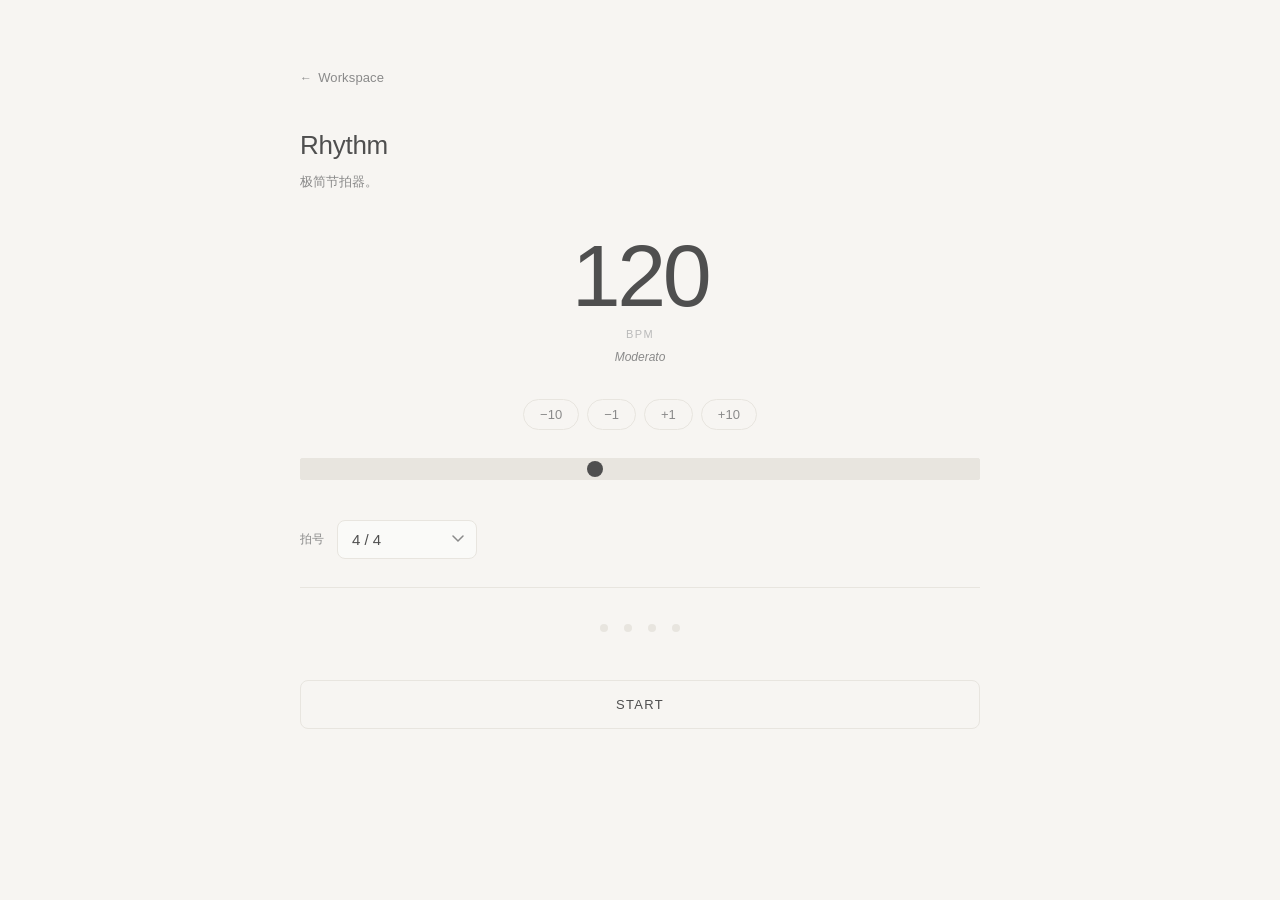
<file: rhythm30/index.html>
<!DOCTYPE html>
<html lang="zh-CN">
<head>
    <meta charset="UTF-8">
    <meta name="viewport" content="width=device-width, initial-scale=1.0">
    <title>Rhythm — FlowTools</title>
    <link rel="stylesheet" href="../css/theme.css">
    <link rel="stylesheet" href="../css/base.css">
    <style>
        body { align-items: flex-start; }

        /* ── BPM hero ── */
        .bpm-hero {
            text-align: center;
            margin: 40px 0 32px;
            user-select: none;
        }

        .bpm-number {
            font-family: var(--font-display);
            font-size: 88px;
            font-weight: 200;
            letter-spacing: -0.04em;
            color: var(--text);
            line-height: 1;
            transition: color var(--ease-slow);
            font-variant-numeric: tabular-nums;
        }
        .bpm-number.playing { color: var(--success); }

        .bpm-unit {
            font-size: 11px;
            color: var(--text-dim);
            letter-spacing: 0.12em;
            text-transform: uppercase;
            margin-top: 6px;
        }

        .tempo-name {
            font-size: 12px;
            color: var(--text-light);
            margin-top: 4px;
            min-height: 18px;
            font-style: italic;
        }

        /* ── Step buttons ── */
        .step-row {
            display: flex;
            justify-content: center;
            gap: 8px;
            margin-bottom: 28px;
        }
        .btn-step {
            font-size: 13px;
            color: var(--text-light);
            border: 1px solid var(--border);
            border-radius: 20px;
            padding: 7px 16px;
            background: none;
            transition: var(--ease);
        }
        .btn-step:hover { border-color: var(--text-light); color: var(--text); }

        /* ── Slider ── */
        .slider-wrap { margin-bottom: 32px; }

        .bpm-slider {
            width: 100%;
            -webkit-appearance: none;
            height: 2px;
            background: var(--border);
            border-radius: 2px;
            outline: none;
            cursor: pointer;
        }
        .bpm-slider::-webkit-slider-thumb {
            -webkit-appearance: none;
            width: 16px;
            height: 16px;
            border-radius: 50%;
            background: var(--text);
            cursor: pointer;
            transition: transform var(--ease);
        }
        .bpm-slider::-webkit-slider-thumb:hover { transform: scale(1.2); }
        .bpm-slider::-moz-range-thumb {
            width: 16px; height: 16px;
            border-radius: 50%;
            background: var(--text);
            border: none;
            cursor: pointer;
        }

        /* ── Time signature row ── */
        .sig-row {
            display: flex;
            align-items: center;
            gap: 12px;
            margin-bottom: 36px;
            padding-bottom: 28px;
            border-bottom: 1px solid var(--border);
        }
        .sig-label {
            font-size: 12px;
            color: var(--text-light);
            letter-spacing: 0.04em;
            text-transform: uppercase;
            white-space: nowrap;
            flex-shrink: 0;
        }
        .sig-row select { flex: 1; max-width: 140px; }

        /* ── Beat indicators ── */
        .beats-row {
            display: flex;
            justify-content: center;
            gap: 16px;
            margin-bottom: 44px;
            min-height: 12px;
        }
        .beat-dot {
            width: 8px;
            height: 8px;
            border-radius: 50%;
            background: var(--border);
            transition: background 0.07s ease, transform 0.07s ease;
        }
        .beat-dot.lit { background: var(--text-light); transform: scale(1.3); }
        .beat-dot.accent { background: var(--primary); transform: scale(1.6); }

        /* ── Start/Stop ── */
        .btn-main {
            display: block;
            width: 100%;
            padding: 16px;
            font-size: 13px;
            letter-spacing: 0.1em;
            text-transform: uppercase;
            color: var(--text);
            border: 1px solid var(--border);
            border-radius: var(--radius-sm);
            background: none;
            cursor: pointer;
            transition: var(--ease);
        }
        .btn-main:hover { border-color: var(--text); }
        .btn-main.playing {
            background: var(--text);
            color: #fff;
            border-color: var(--text);
        }
    </style>
</head>
<body>
<div class="page">
    <a href="../workspace.html" class="back-nav">Workspace</a>

    <header class="page-header">
        <h1 class="page-title">Rhythm</h1>
        <p class="page-subtitle">极简节拍器。</p>
    </header>

    <div class="bpm-hero">
        <div class="bpm-number" id="bpmDisplay">120</div>
        <div class="bpm-unit">BPM</div>
        <div class="tempo-name" id="tempoName">Moderato</div>
    </div>

    <div class="step-row">
        <button class="btn-step" id="m10">−10</button>
        <button class="btn-step" id="m1">−1</button>
        <button class="btn-step" id="p1">+1</button>
        <button class="btn-step" id="p10">+10</button>
    </div>

    <div class="slider-wrap">
        <input type="range" min="30" max="240" value="120" id="bpmSlider" class="bpm-slider">
    </div>

    <div class="sig-row">
        <span class="sig-label">拍号</span>
        <select id="timeSig">
            <option value="4">4 / 4</option>
            <option value="3">3 / 4</option>
            <option value="2">2 / 4</option>
            <option value="6">6 / 8</option>
        </select>
    </div>

    <div class="beats-row" id="beatsRow"></div>

    <button class="btn-main" id="startBtn">Start</button>
</div>

<script>
/* ── Tempo names ── */
const TEMPOS = [
    [20,"Larghissimo"],[40,"Grave"],[60,"Largo"],[66,"Larghetto"],
    [76,"Adagio"],[108,"Andante"],[120,"Moderato"],[156,"Allegro"],
    [176,"Vivace"],[200,"Presto"],[220,"Prestissimo"]
];
function tempoName(b) {
    for (let i = TEMPOS.length-1; i >= 0; i--)
        if (b >= TEMPOS[i][0]) return TEMPOS[i][1];
    return "";
}

/* ── Engine ── */
let audioCtx = null;
let playing  = false;
let bpm      = 120;
let beats    = 4;
let beat     = 0;
let nextTime = 0;
let timer    = null;
const AHEAD  = 0.1, LOOK = 25;

function initAudio() {
    if (!audioCtx) audioCtx = new (window.AudioContext || window.webkitAudioContext)();
}

function tick(time, accent) {
    const osc = audioCtx.createOscillator();
    const g   = audioCtx.createGain();
    osc.connect(g); g.connect(audioCtx.destination);
    osc.frequency.value = accent ? 880 : 440;
    g.gain.setValueAtTime(accent ? 0.9 : 0.5, time);
    g.gain.exponentialRampToValueAtTime(0.001, time + 0.07);
    osc.start(time); osc.stop(time + 0.07);
}

function advance() {
    nextTime += 60 / bpm;
    beat = (beat + 1) % beats;
}

function schedule() {
    while (nextTime < audioCtx.currentTime + AHEAD) {
        const b = beat;
        tick(nextTime, b === 0);
        const delay = Math.max(0, (nextTime - audioCtx.currentTime) * 1000);
        setTimeout(() => { if (playing) lightDots(b); }, delay);
        advance();
    }
    timer = setTimeout(schedule, LOOK);
}

function startM() {
    initAudio();
    if (audioCtx.state === "suspended") audioCtx.resume();
    playing = true; beat = 0;
    nextTime = audioCtx.currentTime + 0.05;
    document.getElementById("startBtn").textContent = "Stop";
    document.getElementById("startBtn").classList.add("playing");
    document.getElementById("bpmDisplay").classList.add("playing");
    schedule();
}

function stopM() {
    playing = false;
    clearTimeout(timer);
    document.getElementById("startBtn").textContent = "Start";
    document.getElementById("startBtn").classList.remove("playing");
    document.getElementById("bpmDisplay").classList.remove("playing");
    document.querySelectorAll(".beat-dot").forEach(d => d.classList.remove("lit","accent"));
}

/* ── Dots ── */
function buildDots() {
    const row = document.getElementById("beatsRow");
    row.innerHTML = "";
    for (let i = 0; i < beats; i++) {
        const d = document.createElement("div");
        d.className = "beat-dot";
        row.appendChild(d);
    }
}

function lightDots(b) {
    const dots = document.querySelectorAll(".beat-dot");
    dots.forEach(d => d.classList.remove("lit","accent"));
    if (dots[b]) {
        dots[b].classList.add("lit");
        if (b === 0) dots[b].classList.add("accent");
    }
}

/* ── UI sync ── */
function adjustBpm(delta) {
    bpm = Math.min(240, Math.max(30, bpm + delta));
    syncBpmUi();
    if (playing) { stopM(); startM(); }
}

function syncBpmUi() {
    document.getElementById("bpmDisplay").textContent = bpm;
    document.getElementById("bpmSlider").value        = bpm;
    document.getElementById("tempoName").textContent  = tempoName(bpm);
}

/* ── Events ── */
document.getElementById("startBtn").addEventListener("click", () => playing ? stopM() : startM());
document.getElementById("bpmSlider").addEventListener("input", e => {
    bpm = parseInt(e.target.value); syncBpmUi();
    if (playing) { stopM(); startM(); }
});
document.getElementById("timeSig").addEventListener("change", e => {
    beats = parseInt(e.target.value); buildDots();
    if (playing) { stopM(); startM(); }
});
document.getElementById("m10").addEventListener("click", () => adjustBpm(-10));
document.getElementById("m1").addEventListener("click",  () => adjustBpm(-1));
document.getElementById("p1").addEventListener("click",  () => adjustBpm(1));
document.getElementById("p10").addEventListener("click", () => adjustBpm(10));

/* ── Init ── */
buildDots();
syncBpmUi();
</script>
</body>
</html>
</file>
<file: css/theme.css>
/* ==========================================================================
   FlowTools V2 — Design Token System
   Muji-inspired: warm paper, no KPI, no pressure
   ========================================================================== */

:root {

    /* ── Brand ── */
    --primary: #B89C7D;
    --primary-hover: #A98A67;

    /* ── Page ── */
    --bg: #F7F5F2;
    --card: #FFFFFF;
    --input: #FAFAF8;

    /* ── Type ── */
    --text: #4F4F4F;
    --text-light: #8A8A8A;
    --text-dim: #BABABA;

    /* ── Borders ── */
    --border: #E8E5DF;
    --border-hover: #D8E6DB;   /* the soft plant-green hover */

    /* ── Status ── */
    --success: #6F9278;
    --success-bg: #F0F6F1;
    --warning: #D5A861;
    --warning-bg: #FBF5EB;
    --danger: #C96969;
    --danger-bg: #FBF0F0;
    --neutral: #9AA8A6;

    /* ── Recovery rings ── */
    --ring-track:      #E8E5DF;
    --ring-early-fill: #C5B99A;
    --ring-fill:       #6F9278;
    --ring-ready:      #4F7A58;

    /* ── Radius ── */
    --radius-sm: 8px;
    --radius: 14px;
    --radius-lg: 20px;

    /* ── Shadow ── */
    --shadow: 0 4px 20px rgba(0,0,0,.05);
    --shadow-sm: 0 2px 8px rgba(0,0,0,.04);

    /* ── Motion ── */
    --ease: 0.22s ease;
    --ease-slow: 0.35s ease;

    /* ── Font ── */
    --font: -apple-system, BlinkMacSystemFont, "SF Pro Text",
            "Helvetica Neue", sans-serif;
    --font-display: -apple-system, BlinkMacSystemFont, "SF Pro Display",
                    "Helvetica Neue", sans-serif;

}
</file>
<file: css/base.css>
/* ==========================================================================
   FlowTools V2.0.1 — Base / Reset
   ========================================================================== */

*, *::before, *::after {
    margin: 0;
    padding: 0;
    box-sizing: border-box;
}

html {
    font-size: 16px;
    -webkit-font-smoothing: antialiased;
}

body {
    font-family: var(--font);
    background: var(--bg);
    color: var(--text);
    line-height: 1.6;
    min-height: 100vh;
    display: flex;
    justify-content: center;
}

a { color: inherit; text-decoration: none; }

button {
    font-family: var(--font);
    cursor: pointer;
    border: none;
    background: none;
    transition: var(--ease);
}

input, select, textarea {
    font-family: var(--font);
    font-size: 15px;
    color: var(--text);
    background: var(--input);
    border: 1px solid var(--border);
    border-radius: var(--radius-sm);
    padding: 10px 14px;
    outline: none;
    transition: var(--ease);
    width: 100%;
    box-sizing: border-box;
}

input:focus, select:focus, textarea:focus {
    background: #fff;
    border-color: var(--primary);
}

select {
    appearance: none;
    -webkit-appearance: none;
    background-image: url("data:image/svg+xml,%3Csvg xmlns='http://www.w3.org/2000/svg' width='12' height='8' viewBox='0 0 12 8'%3E%3Cpath d='M1 1l5 5 5-5' stroke='%238A8A8A' stroke-width='1.5' fill='none' stroke-linecap='round'/%3E%3C/svg%3E");
    background-repeat: no-repeat;
    background-position: right 12px center;
    background-color: var(--input);
    padding-right: 32px;
    cursor: pointer;
}

/* ── Page scaffold ── */
.page {
    width: min(680px, 92%);
    padding: 64px 0 80px;
}

.page-header { margin-bottom: 40px; }

.page-title {
    font-family: var(--font-display);
    font-size: 26px;
    font-weight: 500;
    letter-spacing: -0.01em;
    color: var(--text);
    margin-bottom: 5px;
}

.page-subtitle {
    font-size: 13px;
    color: var(--text-light);
    font-weight: 300;
}

/* ── Back nav ── */
.back-nav {
    display: inline-flex;
    align-items: center;
    gap: 6px;
    font-size: 13px;
    color: var(--text-light);
    margin-bottom: 36px;
    transition: color var(--ease);
    letter-spacing: 0.01em;
}
.back-nav::before { content: "←"; font-size: 12px; }
.back-nav:hover { color: var(--text); }

/* ── Inline buttons ── */
.btn-inline {
    font-size: 12px;
    color: var(--text-light);
    padding: 5px 12px;
    border: 1px solid var(--border);
    border-radius: 20px;
    transition: var(--ease);
    white-space: nowrap;
    background: none;
}
.btn-inline:hover { border-color: var(--text-light); color: var(--text); }
.btn-inline.primary {
    background: var(--text);
    color: #fff;
    border-color: var(--text);
}
.btn-inline.primary:hover { background: #333; border-color: #333; }

/* ── Ghost remove ── */
.btn-remove {
    font-size: 15px;
    color: var(--text-dim);
    width: 28px;
    height: 28px;
    display: flex;
    align-items: center;
    justify-content: center;
    border-radius: 50%;
    transition: var(--ease);
    flex-shrink: 0;
    background: none;
    border: none;
}
.btn-remove:hover { color: var(--danger); background: var(--danger-bg); }

/* ── Add button ── */
.btn-add {
    font-size: 13px;
    color: var(--text-light);
    border: 1px solid var(--border);
    border-radius: 20px;
    padding: 9px 18px;
    white-space: nowrap;
    flex-shrink: 0;
    background: none;
    transition: var(--ease);
}
.btn-add:hover { border-color: var(--text); color: var(--text); }

/* ── Empty state ── */
.empty-state {
    text-align: center;
    padding: 56px 0 36px;
    color: var(--text-light);
    font-size: 14px;
    line-height: 1.9;
}

/* ── Toast ── */
.toast {
    position: fixed;
    bottom: 32px;
    left: 50%;
    transform: translateX(-50%) translateY(8px);
    background: var(--text);
    color: #fff;
    font-size: 13px;
    padding: 10px 20px;
    border-radius: 20px;
    opacity: 0;
    pointer-events: none;
    transition: opacity var(--ease), transform var(--ease);
    z-index: 1000;
    white-space: nowrap;
}
.toast.show {
    opacity: 1;
    transform: translateX(-50%) translateY(0);
}

/* ── Confirm dialog overlay ── */
.confirm-overlay {
    position: fixed;
    inset: 0;
    background: rgba(247,245,242,.88);
    display: flex;
    align-items: center;
    justify-content: center;
    z-index: 600;
    animation: fadeIn .15s ease;
}
@keyframes fadeIn { from { opacity: 0; } to { opacity: 1; } }

.confirm-box {
    background: #fff;
    border: 1px solid var(--border);
    border-radius: var(--radius);
    padding: 28px 32px;
    max-width: 300px;
    width: 90%;
    text-align: center;
    box-shadow: var(--shadow);
}
.confirm-box p {
    font-size: 14px;
    color: var(--text);
    margin-bottom: 20px;
    line-height: 1.6;
}
.confirm-box .confirm-btns {
    display: flex;
    gap: 10px;
    justify-content: center;
}
.confirm-box .btn-cancel {
    font-size: 13px;
    padding: 8px 20px;
    border: 1px solid var(--border);
    border-radius: 20px;
    color: var(--text-light);
    background: none;
    cursor: pointer;
    transition: var(--ease);
}
.confirm-box .btn-cancel:hover { border-color: var(--text-light); color: var(--text); }
.confirm-box .btn-confirm-del {
    font-size: 13px;
    padding: 8px 20px;
    border-radius: 20px;
    background: var(--danger);
    color: #fff;
    border: none;
    cursor: pointer;
    transition: var(--ease);
}
.confirm-box .btn-confirm-del:hover { background: #b85555; }
</file>
